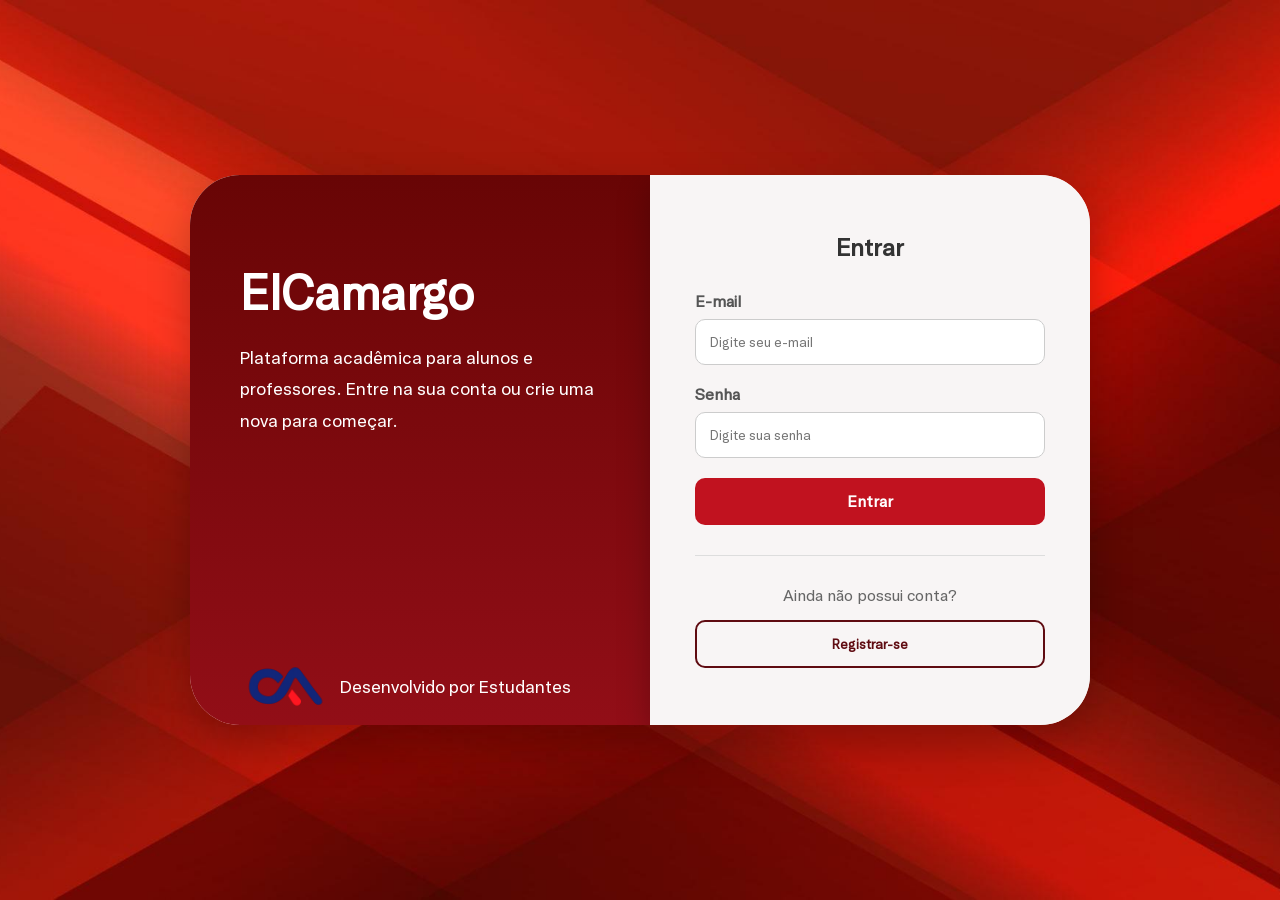
<file: eicamargo/index.html>
<!DOCTYPE html>
<html lang="en">

<head>
    <meta charset="UTF-8">
    <meta http-equiv="X-UA-Compatible" content="IE=edge">
    <meta name="viewport" content="width=device-width, initial-scale=1.0">
    <title>Eicamargo</title>
    <link rel="stylesheet" type="text/css" href="css/eicamargo.css">
    <link rel="stylesheet" href="https://cdn.jsdelivr.net/npm/bootstrap-icons@1.11.3/font/bootstrap-icons.min.css">
    <link rel="icon" type="image/icon" href="css/img/logoeicamargo.png">

    <meta name="author" content="Alexandre Castello, David Melquiades, Bruna de Mello e Julia Akemi">
</head>
<!--TELA DE LOGIN FEITA POR ALEXANDRE E MELQUIADES. -->

<body>
    <div class="caixa-principal">
        <div class="lado-esquerdo">
            <h1>EICamargo</h1>
            <p>
                Plataforma acadêmica para alunos e professores.
                Entre na sua conta ou crie uma nova para começar.
            </p>
            <div class="foto-creditos">
                <img class="logo-camargo" src="css/img/camargologo.png">
                <p class="escita-logo">Desenvolvido por Estudantes</p>
            </div>
        </div>
        <div class="lado-direito">
            <div class="cartao-login">
                <h2>Entrar</h2>
                <form id="form-login">
                    <div class="input">
                        <label>E-mail</label>
                        <input type="email" placeholder="Digite seu e-mail " id="email" required>
                    </div>

                    <div class="input">
                        <label>Senha</label>
                        <input type="password" placeholder="Digite sua senha" id="senha" required>
                    </div>
                    <button type="submit" id="botaoEntrar" class="botao-entrar">
                        Entrar
                    </button>
                </form>
                <div class="linha"></div>
                <p class="texto-cadastro">
                    Ainda não possui conta?
                </p>
                <button class="botao-cadastro">
                    Registrar-se
                </button>
            </div>
        </div>
    </div>
    <script src="js/botaoentrar.js"></script>
</body>

</html>
</file>
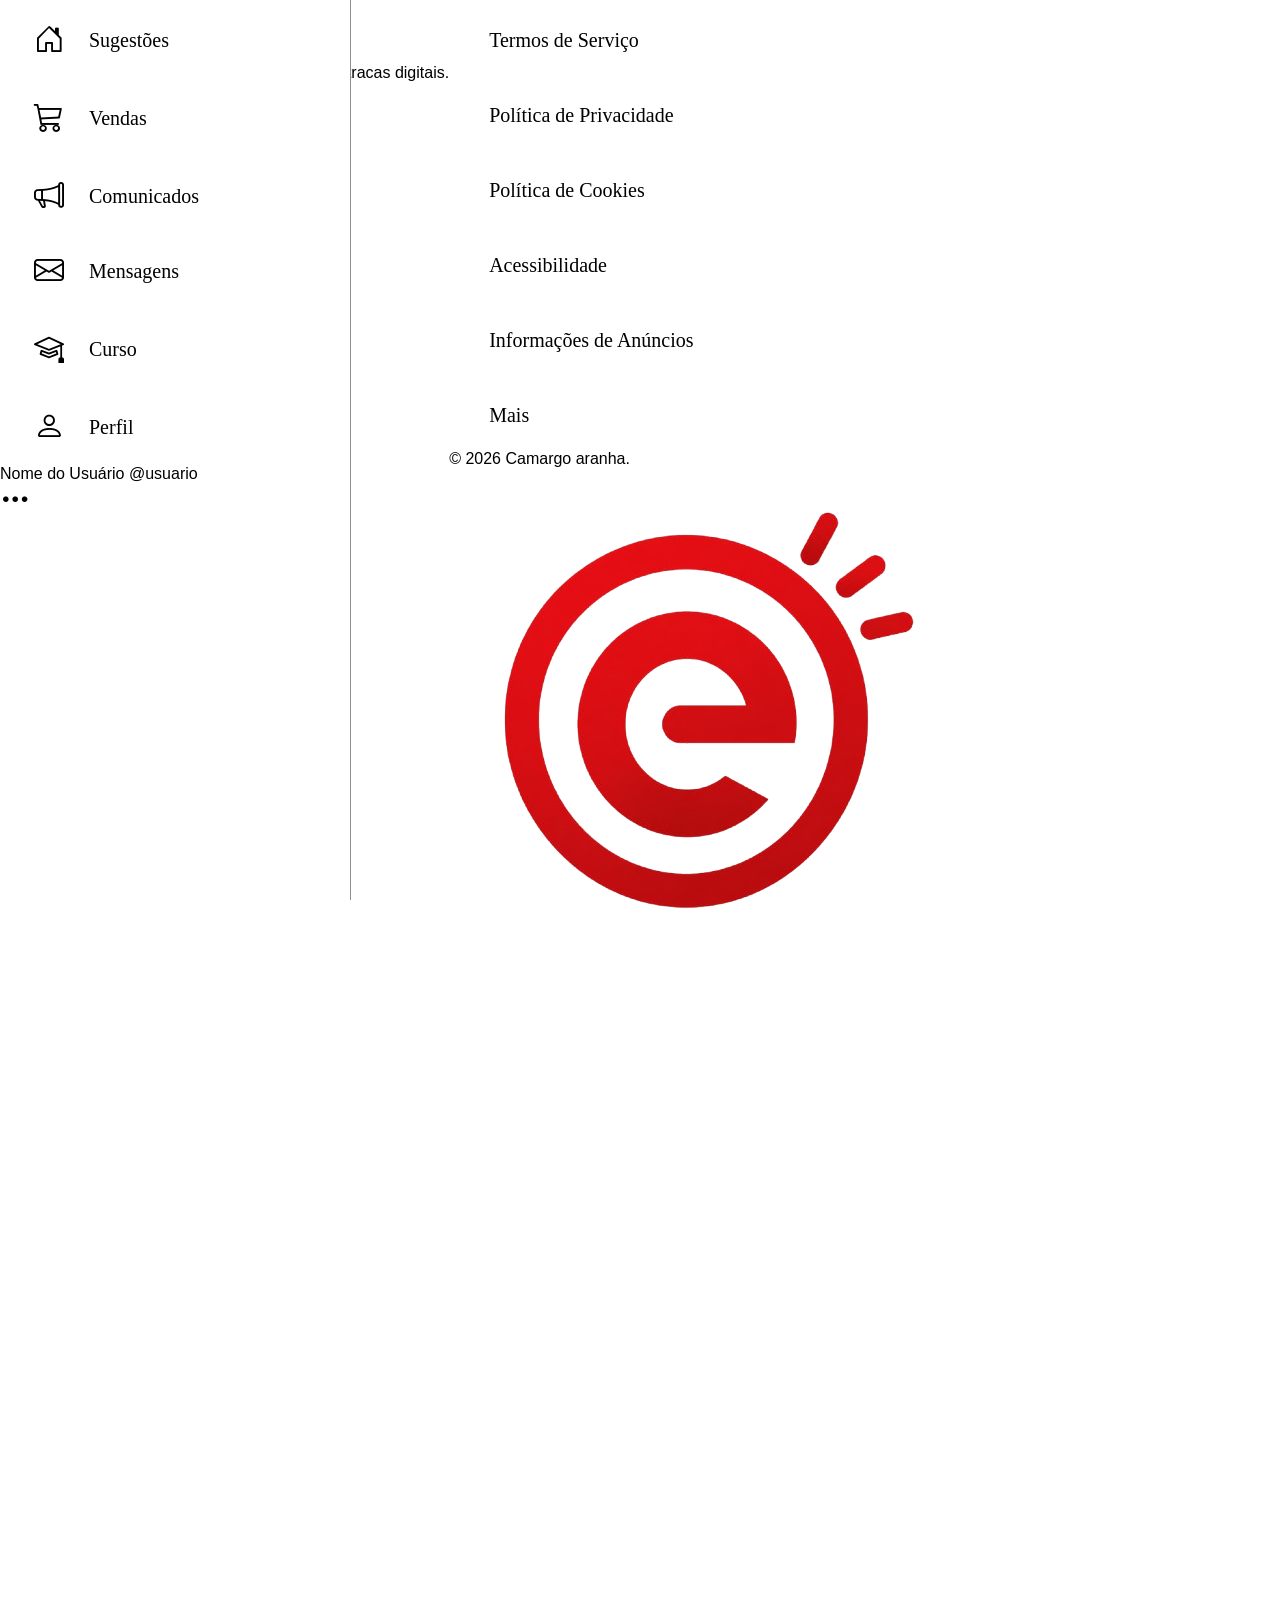
<file: eicamargo/pags/comunicados.html>
<!DOCTYPE html>
<html lang="en">

<head>
    <meta charset="UTF-8">
    <meta http-equiv="X-UA-Compatible" content="IE=edge">
    <meta name="viewport" content="width=device-width, initial-scale=1.0">
    <title>Eicamargo</title>
    <link rel="stylesheet" type="text/css" href="../css/comunicados.css">
    <link rel="stylesheet" href="https://cdn.jsdelivr.net/npm/bootstrap-icons@1.11.3/font/bootstrap-icons.min.css">
    <link rel="icon" type="image/icon" href="../css/img/logoeicamargo.png">
    <meta name="author" content="Alexandre Castello, David Melquiades, Bruna de Mello e Julia Akemi">
</head>

<body>
    <nav class="menu1">
        <ul>
            <li class="pag ativo">
                <a href="sugestoes.html" id="link">
                    <span class="icon"><i class="bi bi-house-door"></i></span>
                    <span class="linktexto">Sugestões</span>
                </a>
            </li>

            <li class="pag">
                <a href="../pags/vendas.html" id="link">
                    <span class="icon"><i class="bi bi-cart3"></i></span>
                    <span class="linktexto">Vendas</span>
                </a>
            </li>

            <li class="pag">
                <a href="../pags/comunicados.html" id="link>
                    <span class=" icon"><i class="bi bi-megaphone"></i></span>
                    <span class="linktexto">Comunicados</span>
                </a>
            </li>
            <li class="pag">
                <a href="../pags/mensagens.html" id="link">
                    <span class="icon"><i class="bi bi-envelope"></i></span>
                    <span class="linktexto">Mensagens</span>
                </a>
            </li>
            <li class="pag">
                <a href="../pags/curso.html" id="link">
                    <span class="icon"><i class="bi bi-mortarboard"></i></span>
                    <span class="linktexto">Curso</span>
                </a>

            </li>
            <li class="pag">
                <a href="../pags/perfil.html" id="link">
                    <span class="icon"><i class="bi bi-person"></i></span>
                    <span class="linktexto">Perfil</span>
                </a>
            </li>
            <div class="perfil">

                <div class="avatar"></div>

                <div class="dados">
                    <span class="nome">
                        Nome do Usuário
                    </span>

                    <span class="usuario">
                        @usuario
                    </span>
                </div>

                <i class="bi bi-three-dots" id="icone-menu">

                </i>
            </div>
        </ul>
    </nav>

    <main class="feed">

        <div class="top-feed">
            <h2>Comunicados Gerais</h2>
        </div>

        </div>
        <div class="post"> <!--Classe do post dos comunicados-->
            <div class="avatar-post"></div>

            <div class="conteudo-post">
                <h4>Davi Afonso</h4>
                <span>@AfonsoDavi · 2d</span>

                <p>
                    A entrada e saída geral dos alunos será pelas catracas digitais.
                </p>
            </div>
        </div>
    </main>


    <div class="right-bar">

        <div class="links">
            <a href="#">Termos de Serviço</a>
            <a href="#">Política de Privacidade</a>
            <a href="#">Política de Cookies</a>
            <a href="#">Acessibilidade</a>
            <a href="#">Informações de Anúncios</a>
            <a href="#">Mais</a>
        </div>

        <p>© 2026 Camargo aranha.</p>
        <img class="eicamargologo" src="../css/img/logoeicamargo.png">

    </div>
</body>
</file>
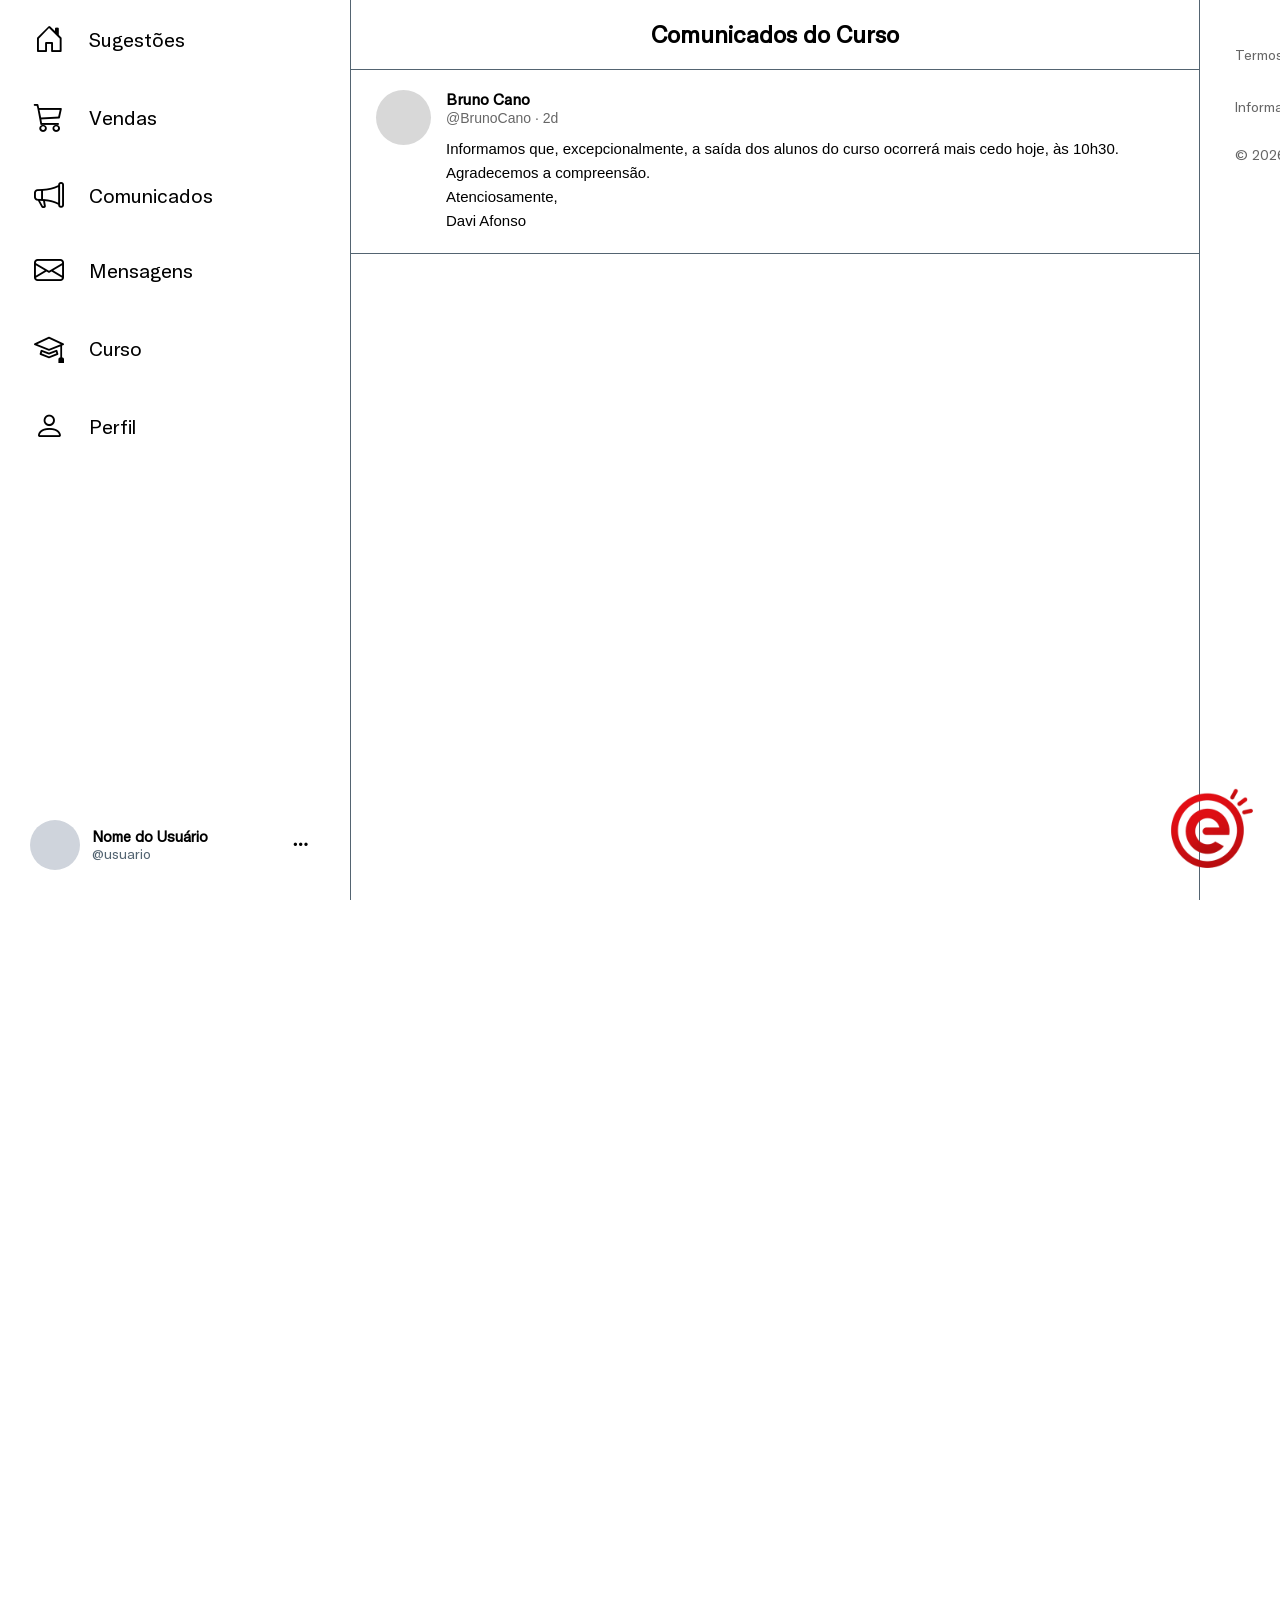
<file: eicamargo/pags/curso.html>
<!DOCTYPE html>
<html lang="en">

<head>
    <meta charset="UTF-8">
    <meta http-equiv="X-UA-Compatible" content="IE=edge">
    <meta name="viewport" content="width=device-width, initial-scale=1.0">
    <title>Eicamargo</title>
    <link rel="stylesheet" type="text/css" href="../css/curso.css">
    <link rel="stylesheet" href="https://cdn.jsdelivr.net/npm/bootstrap-icons@1.11.3/font/bootstrap-icons.min.css">
    <link rel="icon" type="image/icon" href="../css/img/logoeicamargo.png">
    <meta name="author" content="Alexandre Castello, David Melquiades, Bruna de Mello e Julia Akemi">
</head>

<body>
    <nav class="menu1">
        <ul>
            <li class="pag ativo">
                <a href="sugestoes.html" id="link">
                    <span class="icon"><i class="bi bi-house-door"></i></span>
                    <span class="linktexto">Sugestões</span>
                </a>
            </li>

            <li class="pag">
                <a href="../pags/vendas.html" id="link">
                    <span class="icon"><i class="bi bi-cart3"></i></span>
                    <span class="linktexto">Vendas</span>
                </a>
            </li>

            <li class="pag">
                <a href="../pags/comunicados.html" id="link>
                    <span class=" icon"><i class="bi bi-megaphone"></i></span>
                    <span class="linktexto">Comunicados</span>
                </a>
            </li>
            <li class="pag">
                <a href="../pags/mensagens.html" id="link">
                    <span class="icon"><i class="bi bi-envelope"></i></span>
                    <span class="linktexto">Mensagens</span>
                </a>
            </li>
            <li class="pag">
                <a href="../pags/curso.html" id="link">
                    <span class="icon"><i class="bi bi-mortarboard"></i></span>
                    <span class="linktexto">Curso</span>
                </a>
            </li>
            <li class="pag">
                <a href="../pags/perfil.html" id="link">
                    <span class="icon"><i class="bi bi-person"></i></span>
                    <span class="linktexto">Perfil</span>
                </a>
            </li>

            <div class="perfil">

                <div class="avatar"></div>

                <div class="dados">
                    <span class="nome">
                        Nome do Usuário
                    </span>

                    <span class="usuario">
                        @usuario
                    </span>
                </div>

                <i class="bi bi-three-dots" id="icone-menu">

                </i>
            </div>

        </ul>
    </nav>

    <main class="feed">

        <div class="top-feed">
            <h2>Comunicados do Curso</h2>
        </div>

        </div>
        <div class="post">
            <div class="avatar-post"></div>

            <div class="conteudo-post">
                <h4>Bruno Cano</h4>
                <span>@BrunoCano · 2d</span>

                <p>
                    Informamos que, excepcionalmente, a saída dos alunos do curso ocorrerá mais cedo hoje, às
                    10h30.
                    <br>
                    Agradecemos a compreensão.
                    <br>
                    Atenciosamente, <br>
                    Davi Afonso
                </p>
            </div>
        </div>
    </main>

    <div class="right-bar">

        <div class="links">
            <a href="#">Termos de Serviço</a>
            <a href="#">Política de Privacidade</a>
            <a href="#">Política de Cookies</a>
            <a href="#">Acessibilidade</a>
            <a href="#">Informações de Anúncios</a>
            <a href="#">Mais</a>
        </div>

        <p>© 2026 Camargo aranha.</p>
        <img class="eicamargologo" src="../css/img/logoeicamargo.png">
    </div>
</body>

</html>
</file>
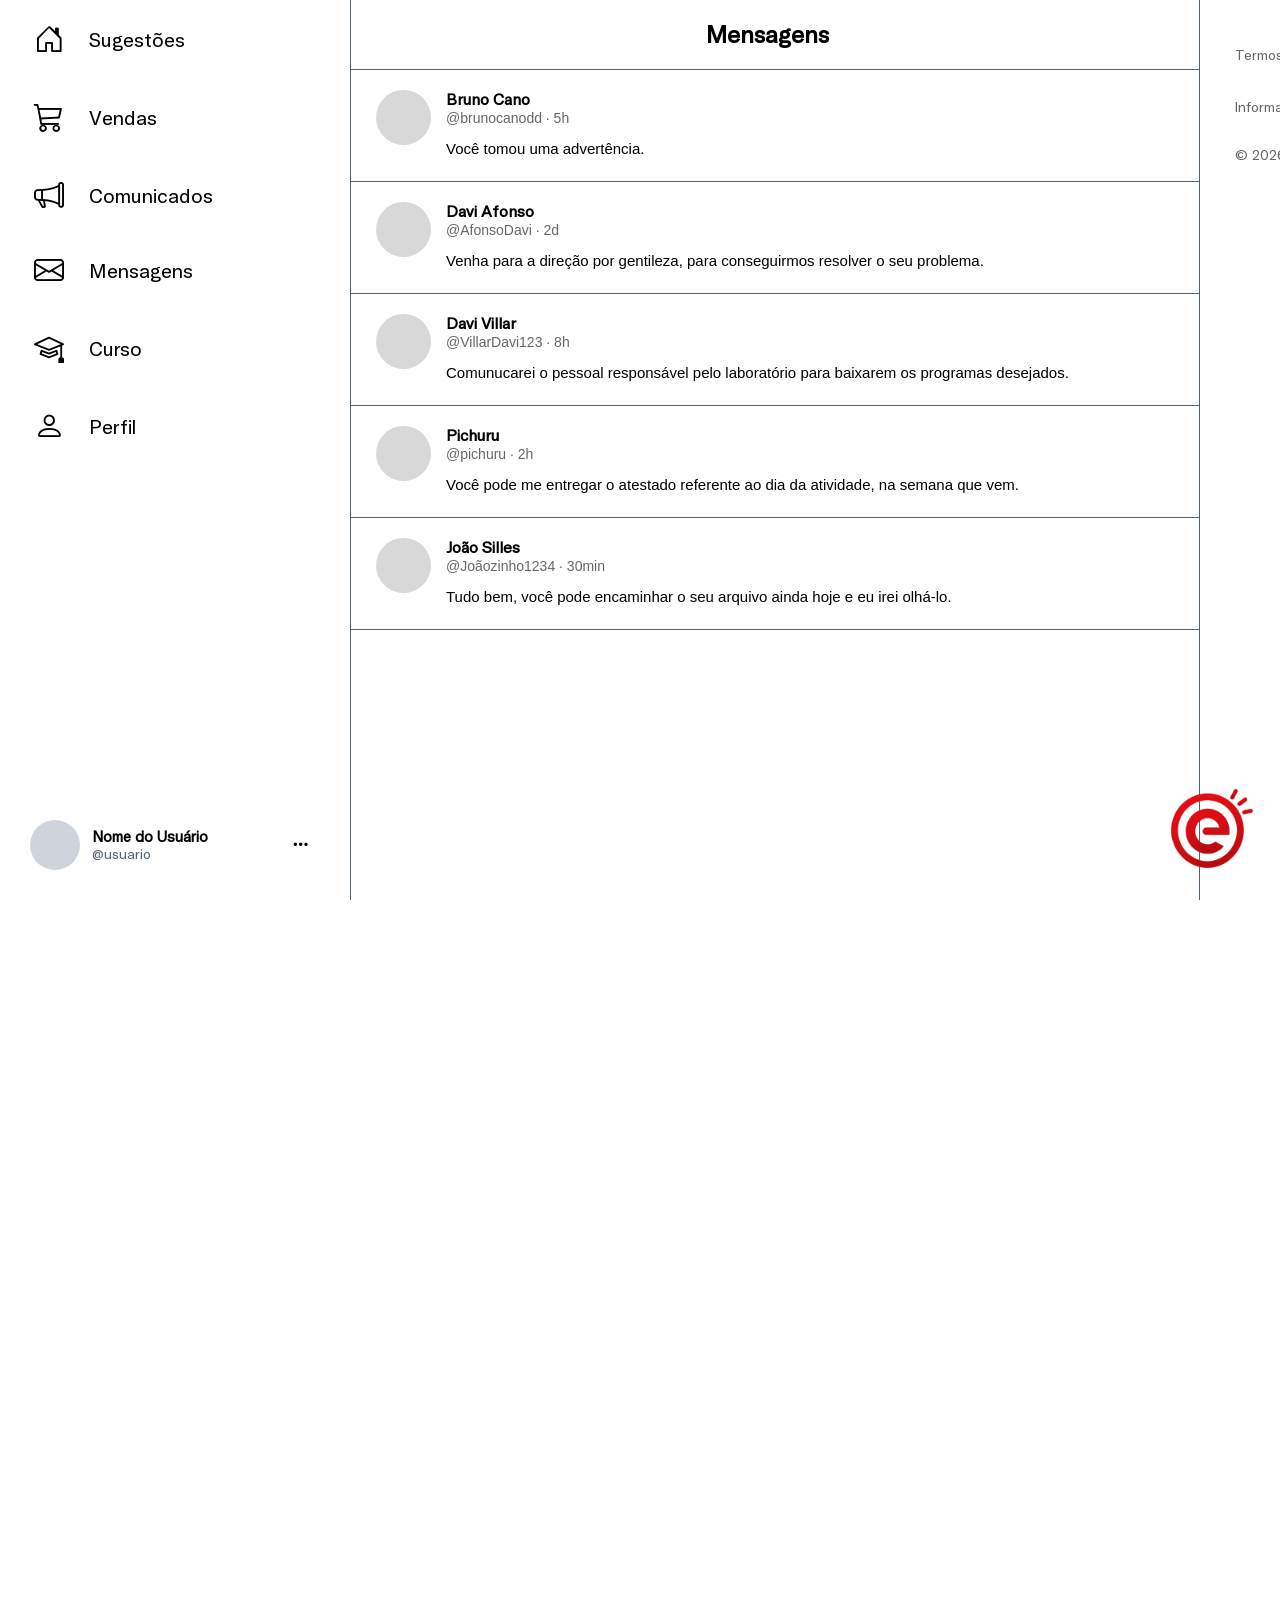
<file: eicamargo/pags/mensagens.html>
<!DOCTYPE html>
<html lang="en">

<head>
    <meta charset="UTF-8">
    <meta http-equiv="X-UA-Compatible" content="IE=edge">
    <meta name="viewport" content="width=device-width, initial-scale=1.0">
    <title>Eicamargo</title>
    <link rel="stylesheet" type="text/css" href="../css/mensagens.css">
    <link rel="stylesheet" href="https://cdn.jsdelivr.net/npm/bootstrap-icons@1.11.3/font/bootstrap-icons.min.css">
    <link rel="icon" type="image/icon" href="../css/img/logoeicamargo.png">
    <meta name="author" content="Alexandre Castello, David Melquiades, Bruna de Mello e Julia Akemi">
</head>

<body>
    <nav class="menu1">
        <ul>
            <li class="pag ativo">
                <a href="sugestoes.html" id="link">
                    <span class="icon"><i class="bi bi-house-door"></i></span>
                    <span class="linktexto">Sugestões</span>
                </a>
            </li>

            <li class="pag">
                <a href="../pags/vendas.html" id="link">
                    <span class="icon"><i class="bi bi-cart3"></i></span>
                    <span class="linktexto">Vendas</span>
                </a>
            </li>

            <li class="pag">
                <a href="../pags/comunicados.html" id="link>
                    <span class=" icon"><i class="bi bi-megaphone"></i></span>
                    <span class="linktexto">Comunicados</span>
                </a>
            </li>
            <li class="pag">
                <a href="../pags/mensagens.html" id="link">
                    <span class="icon"><i class="bi bi-envelope"></i></span>
                    <span class="linktexto">Mensagens</span>
                </a>
            </li>
            <li class="pag">
                <a href="../pags/curso.html" id="link">
                    <span class="icon"><i class="bi bi-mortarboard"></i></span>
                    <span class="linktexto">Curso</span>
                </a>

            </li>
            <li class="pag">
                <a href="../pags/curso.html" id="link">
                    <span class="icon"><i class="bi bi-person"></i></span>
                    <span class="linktexto">Perfil</span>
                </a>

            </li>

            <div class="perfil">

                <div class="avatar"></div>

                <div class="dados">
                    <span class="nome">
                        Nome do Usuário
                    </span>

                    <span class="usuario">
                        @usuario
                    </span>
                </div>

                <i class="bi bi-three-dots" id="icone-menu">

                </i>
            </div>
        </ul>
    </nav>

    <main class="feed">

        <div class="top-feed">
            <h2>Mensagens</h2>
        </div>


        </label>


        </div>

        <div class="area-post">


            <img id="preview-imagem">


        </div>

        </div>

        <div class="post"> <!--Classe das mensagens relacionadas aos professores-->
            <div class="avatar-post"></div>

            <div class="conteudo-post">
                <h4>Bruno Cano</h4>
                <span>@brunocanodd · 5h</span>

                <p>
                    Você tomou uma advertência.

                </p>
            </div>
        </div>
        <div class="post">
            <div class="avatar-post"></div>

            <div class="conteudo-post">
                <h4>Davi Afonso</h4>
                <span>@AfonsoDavi · 2d</span>

                <p>
                    Venha para a direção por gentileza, para conseguirmos resolver o seu problema.
                </p>
            </div>
        </div>

        <div class="post">
            <div class="avatar-post"></div>

            <div class="conteudo-post">
                <h4>Davi Villar</h4>
                <span>@VillarDavi123 · 8h</span>

                <p>
                    Comunucarei o pessoal responsável pelo laboratório para baixarem os programas desejados.
                </p>
            </div>

        </div>
        <div class="post">
            <div class="avatar-post"></div>

            <div class="conteudo-post">
                <h4>Pichuru</h4>
                <span>@pichuru · 2h</span>

                <p>
                    Você pode me entregar o atestado referente ao dia da atividade, na semana que vem.

                </p>
            </div>

        </div>

        <div class="post">
            <div class="avatar-post"></div>

            <div class="conteudo-post">
                <h4>João Silles</h4>
                <span>@Joãozinho1234 · 30min</span>

                <p>
                    Tudo bem, você pode encaminhar o seu arquivo ainda hoje e eu irei olhá-lo.
                </p>
            </div>
    </main>
    </div>

    </main>




    <div id="listaSugestoes"></div>
    </main>


    <div class="right-bar">

        <div class="links">

            <a href="#">Termos de Serviço</a>
            <a href="#">Política de Privacidade</a>
            <a href="#">Política de Cookies</a>
            <a href="#">Acessibilidade</a>
            <a href="#">Informações de Anúncios</a>
            <a href="#">Mais</a>


        </div>

        <p>© 2026 Camargo aranha.</p>
        <img class="eicamargologo" src="../css/img/logoeicamargo.png">

    </div>
    <!--PARTE DA JULIA QUE COLOCAMOS EM UM ARQUIVO JS SEPARADO -->
    <script src="../js/postadd.js"></script>
    <script src="../js/addimagem.js"></script>

</body>

</html>
</file>
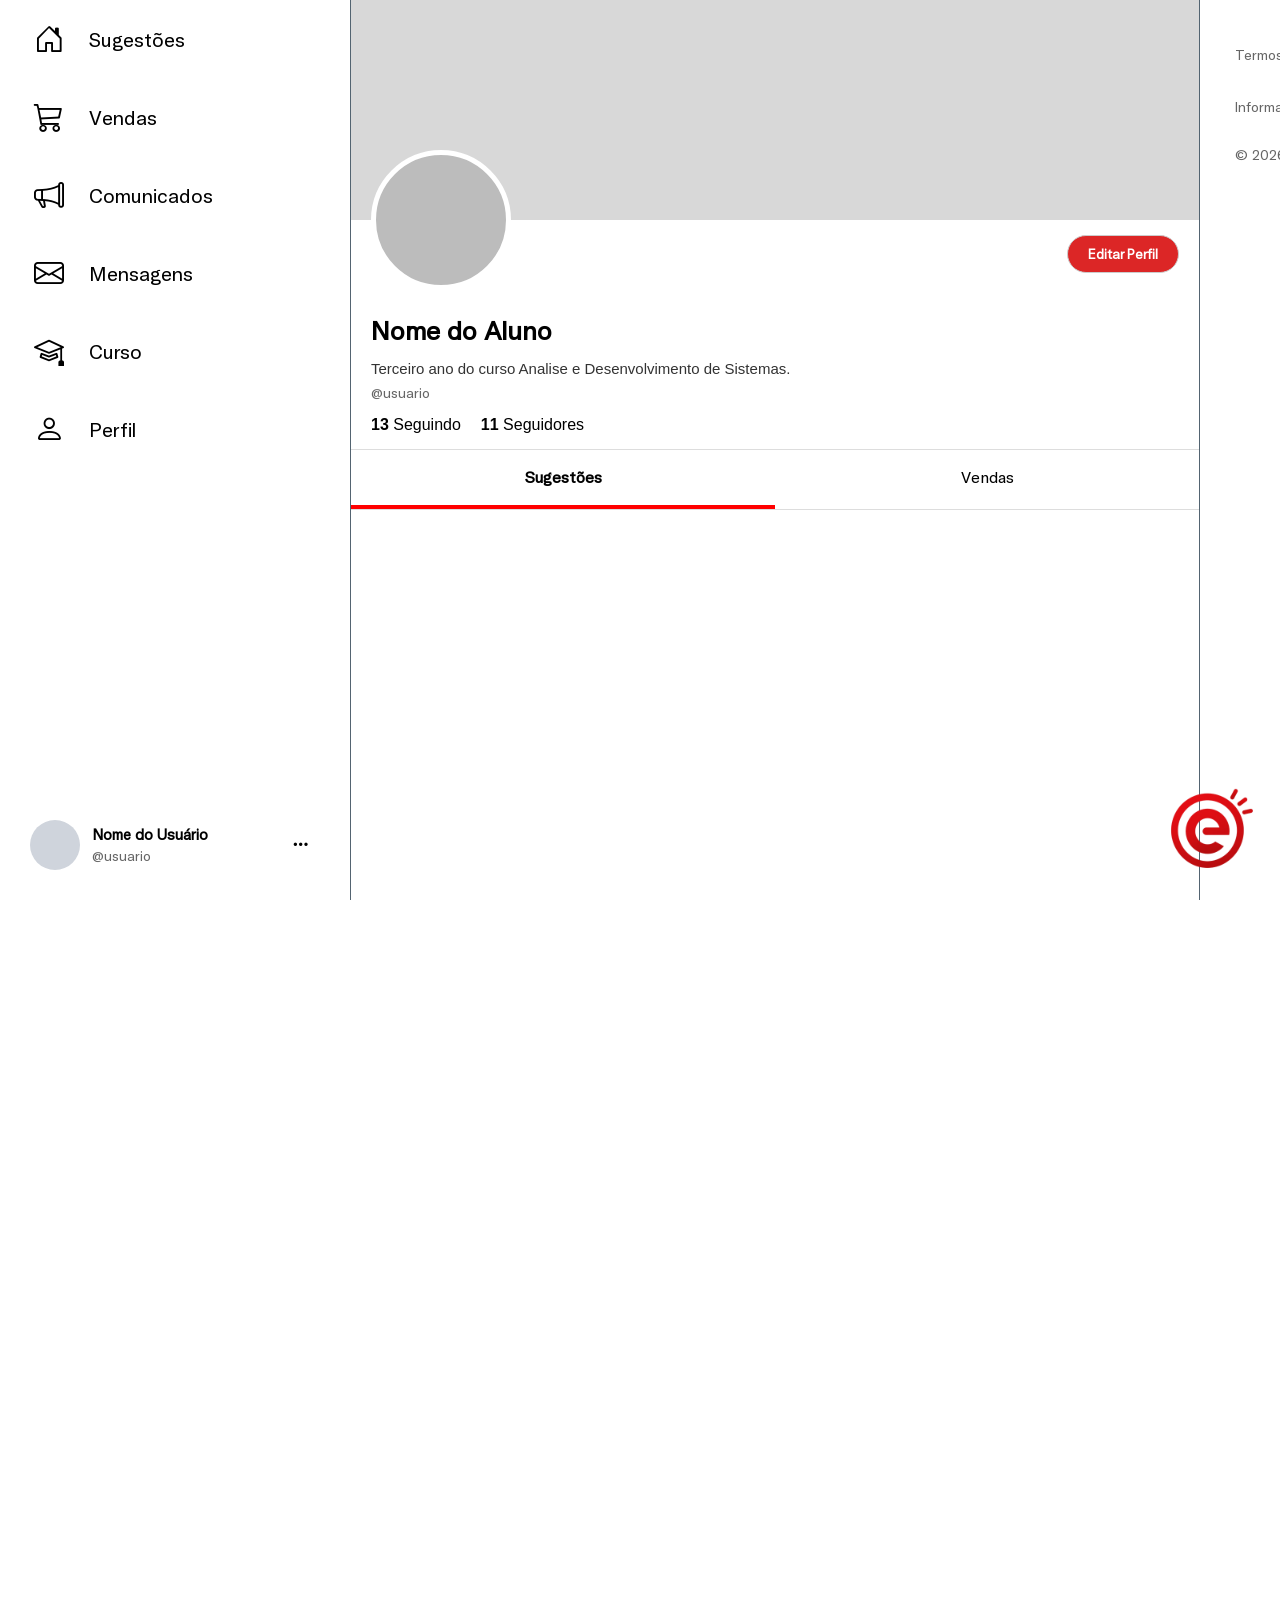
<file: eicamargo/pags/perfil.html>
<!DOCTYPE html>
<html lang="en">

<head>
    <meta charset="UTF-8">
    <meta http-equiv="X-UA-Compatible" content="IE=edge">
    <meta name="viewport" content="width=device-width, initial-scale=1.0">
    <title>Eicamargo</title>
    <link rel="stylesheet" type="text/css" href="../css/perfil.css">
    <link rel="stylesheet" href="https://cdn.jsdelivr.net/npm/bootstrap-icons@1.11.3/font/bootstrap-icons.min.css">
    <link rel="icon" type="image/icon" href="../css/img/logoeicamargo.png">
    <meta name="author" content="Alexandre Castello, David Melquiades, Bruna de Mello e Julia Akemi">
</head>

<body>
    <nav class="menu1">
        <ul>
            <li class="pag ativo">
                <a href="sugestoes.html" id="link">
                    <span class="icon"><i class="bi bi-house-door"></i></span>
                    <span class="linktexto">Sugestões</span>
                </a>
            </li>

            <li class="pag">
                <a href="../pags/vendas.html" id="link">
                    <span class="icon"><i class="bi bi-cart3"></i></span>
                    <span class="linktexto">Vendas</span>
                </a>
            </li>

            <li class="pag">
                <a href="../pags/comunicados.html" id="link">
                    <span class=" icon"><i class="bi bi-megaphone"></i></span>
                    <span class="linktexto">Comunicados</span>
                </a>
            </li>
            <li class="pag">
                <a href="../pags/mensagens.html" id="link">
                    <span class="icon"><i class="bi bi-envelope"></i></span>
                    <span class="linktexto">Mensagens</span>
                </a>
            </li>
            <li class="pag">
                <a href="../pags/curso.html" id="link">
                    <span class="icon"><i class="bi bi-mortarboard"></i></span>
                    <span class="linktexto">Curso</span>
                </a>

            </li>
            <li class="pag">
                <a href="../pags/perfil.html" id="link">
                    <span class="icon"><i class="bi bi-person"></i></span>
                    <span class="linktexto">Perfil</span>
                </a>

            </li>
            
            <div class="perfil">

                <div class="avatar"></div>

                <div class="dados">
                    <span class="nome">
                        Nome do Usuário
                    </span>

                    <span class="usuario">
                        @usuario
                    </span>
                </div>

                <i class="bi bi-three-dots" id="icone-menu">

                </i>
            </div>
        </ul>
    </nav>

    <main class="feed">

        <div class="capa"></div>

        <div class="perfil-header">

            <div class="foto-perfil"></div>

            <button class="btn-editar">
                Editar Perfil
            </button>

        </div>

        <div class="info-perfil">

            <h2>Nome do Aluno</h2>

            <p class="descricao">
                Terceiro ano do curso Analise e Desenvolvimento de Sistemas.
            </p>

            <span class="usuario">@usuario</span>

            <div class="seguidores">
                <span><strong>13</strong> Seguindo</span>
                <span><strong>11</strong> Seguidores</span>
            </div>

        </div>

        <div class="abas">

            <div class="aba ativa">Sugestões</div>
            <div class="aba">Vendas</div>

        </div>

    </main>

    <div class="right-bar">

        <div class="links">
            <a href="#">Termos de Serviço</a>
            <a href="#">Política de Privacidade</a>
            <a href="#">Política de Cookies</a>
            <a href="#">Acessibilidade</a>
            <a href="#">Informações de Anúncios</a>
            <a href="#">Mais</a>
        </div>

        <p>© 2026 Camargo aranha.</p>
        <img class="eicamargologo" src="../css/img/logoeicamargo.png">
</body>

</html>
</file>
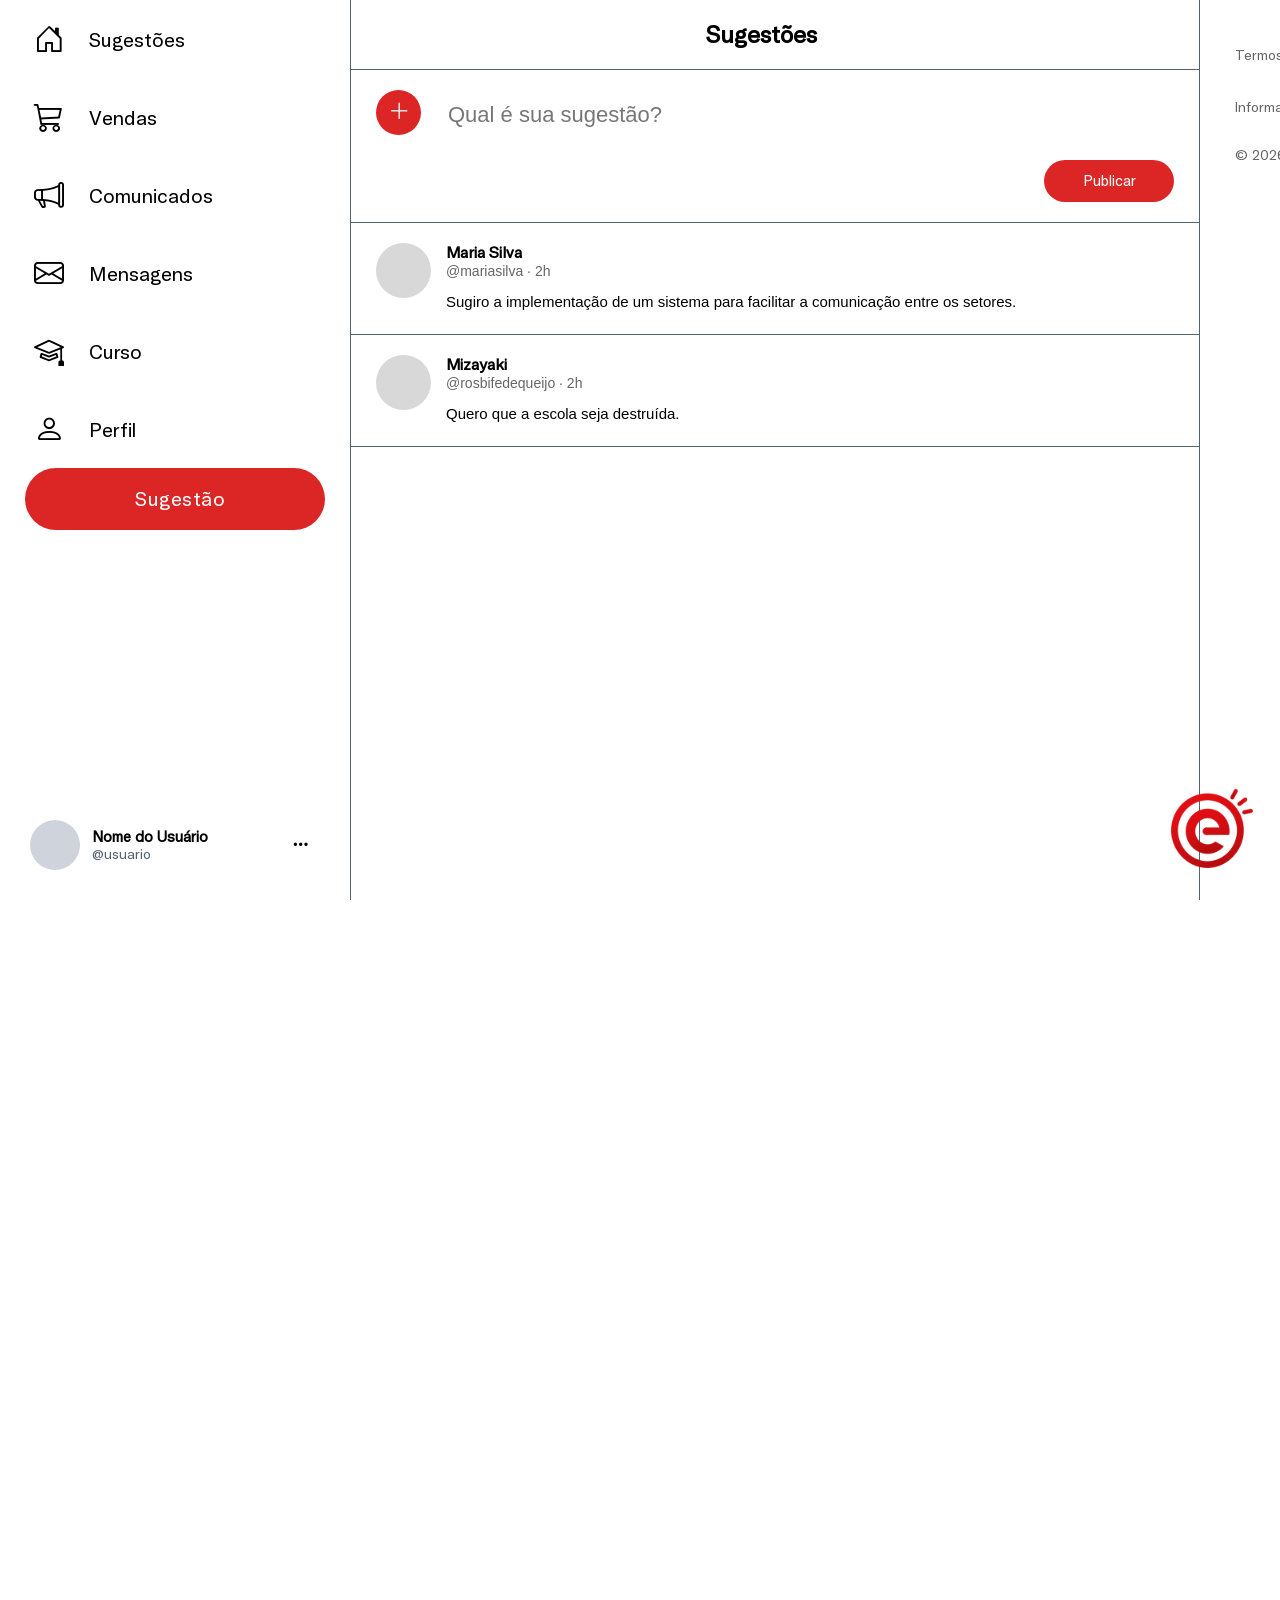
<file: eicamargo/pags/sugestoes.html>
<!DOCTYPE html>
<html lang="en">

<head>
    <meta charset="UTF-8">
    <meta http-equiv="X-UA-Compatible" content="IE=edge">
    <meta name="viewport" content="width=device-width, initial-scale=1.0">
    <title>Eicamargo</title>
    <link rel="stylesheet" type="text/css" href="../css/sugestoes.css">
    <link rel="stylesheet" href="https://cdn.jsdelivr.net/npm/bootstrap-icons@1.11.3/font/bootstrap-icons.min.css">
    <link rel="icon" type="image/icon" href="../css/img/logoeicamargo.png">
    <meta name="author" content="Alexandre Castello, David Melquiades, Bruna de Mello e Julia Akemi">
</head>

<body>
    <nav class="menu1">
        <ul>
            <li class="pag ativo">
                <a href="sugestoes.html" id="link">
                    <span class="icon"><i class="bi bi-house-door"></i></span>
                    <span class="linktexto">Sugestões</span>
                </a>
            </li>

            <li class="pag">
                <a href="../pags/vendas.html" id="link">
                    <span class="icon"><i class="bi bi-cart3"></i></span>
                    <span class="linktexto">Vendas</span>
                </a>
            </li>

            <li class="pag">
                <a href="../pags/comunicados.html" id="link">
                    <span class="icon"><i class="bi bi-megaphone"></i></span>
                    <span class="linktexto">Comunicados</span>
                </a>
            </li>
            <li class="pag">
                <a href="../pags/mensagens.html" id="link">
                    <span class="icon"><i class="bi bi-envelope"></i></span>
                    <span class="linktexto">Mensagens</span>
                </a>
            </li>
            <li class="pag">
                <a href="../pags/curso.html" id="link">
                    <span class="icon"><i class="bi bi-mortarboard"></i></span>
                    <span class="linktexto">Curso</span>
                </a>

            </li>
            <li class="pag">
                <a href="../pags/perfil.html" id="link">
                    <span class="icon"><i class="bi bi-person"></i></span>
                    <span class="linktexto">Perfil</span>
                </a>

            </li>

            <button class="sugestao"> <a class="linkbutao" href="">Sugestão</a></button>

            <div class="perfil">

                <div class="avatar"></div>

                <div class="dados">
                    <span class="nome">
                        Nome do Usuário
                    </span>

                    <span class="usuario">
                        @usuario
                    </span>
                </div>

                <i class="bi bi-three-dots" id="icone-menu">

                </i>
            </div>
        </ul>
    </nav>

    <main class="feed">

        <div class="top-feed">
            <h2>Sugestões</h2>
        </div>

        <div class="criar-post">

            <div class="circulo-vermelho">
                <label for="upload-imagem">
                    <i class="bi bi-plus-lg"></i>
                </label>

                <input type="file" id="upload-imagem" accept="image/*" hidden>
            </div>

            <div class="area-post">

                <input type="text" id="sugestaoInput" placeholder="Qual é sua sugestão?">
                <img id="preview-imagem">
                <div class="footer-post">
                    <button onclick="publicarSugestao()">Publicar</button>
                </div>

            </div>

        </div>

        <div class="post">
            <div class="avatar-post"></div>

            <div class="conteudo-post">
                <h4>Maria Silva</h4>
                <span>@mariasilva · 2h</span>

                <p>
                    Sugiro a implementação de um sistema para facilitar a comunicação entre os setores.
                </p>
            </div>
        </div>
        <div class="post">
            <div class="avatar-post"></div>

            <div class="conteudo-post">
                <h4>Mizayaki</h4>
                <span>@rosbifedequeijo · 2h</span>

                <p>
                    Quero que a escola seja destruída.
                </p>
            </div>
        </div>
        <div id="listaSugestoes"></div>
    </main>


    <div class="right-bar">

        <div class="links">

            <a href="#">Termos de Serviço</a>
            <a href="#">Política de Privacidade</a>
            <a href="#">Política de Cookies</a>
            <a href="#">Acessibilidade</a>
            <a href="#">Informações de Anúncios</a>
            <a href="#">Mais</a>

        </div>

        <p>© 2026 Camargo aranha.</p>
        <img class="eicamargologo" src="../css/img/logoeicamargo.png">

    </div>
    <script src="../js/postadd.js"></script>
    <script src="../js/addimagem.js"></script>

</body>

</html>
</file>
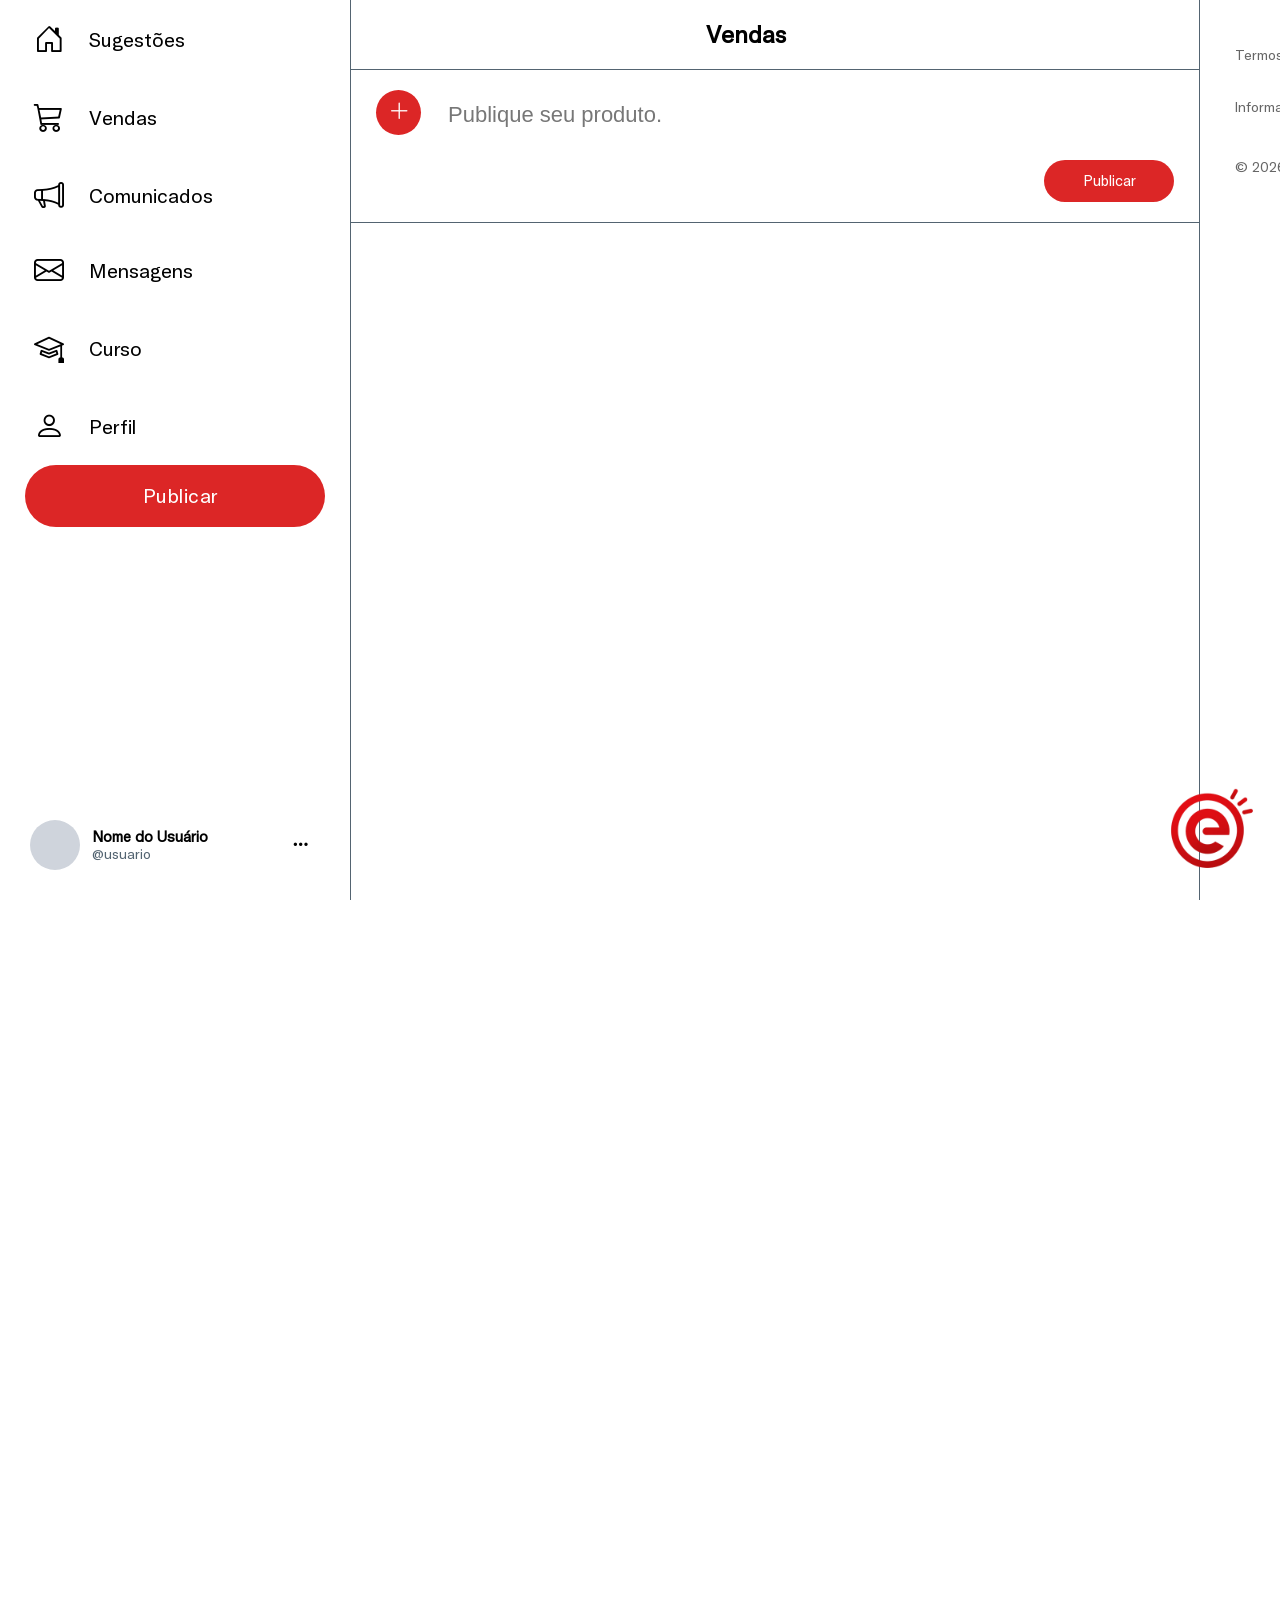
<file: eicamargo/pags/vendas.html>
<!DOCTYPE html>
<html lang="en">

<head>
    <meta charset="UTF-8">
    <meta http-equiv="X-UA-Compatible" content="IE=edge">
    <meta name="viewport" content="width=device-width, initial-scale=1.0">
    <title>Eicamargo</title>
    <link rel="stylesheet" type="text/css" href="../css/sugestoes.css">
    <link rel="stylesheet" href="https://cdn.jsdelivr.net/npm/bootstrap-icons@1.11.3/font/bootstrap-icons.min.css">
    <link rel="icon" type="image/icon" href="../css/img/logoeicamargo.png">
    <meta name="author" content="Alexandre Castello, David Melquiades, Bruna de Mello e Julia Akemi">

</head>

<body>
    <nav class="menu1">
        <ul>
            <li class="pag ativo"> <!--Redirecionamento das paginas-->
                <a href="sugestoes.html" id="link">
                    <span class="icon"><i class="bi bi-house-door"></i></span>
                    <span class="linktexto">Sugestões</span>
                </a>
            </li>

            <li class="pag">
                <a href="../pags/vendas.html" id="link">
                    <span class="icon"><i class="bi bi-cart3"></i></span>
                    <span class="linktexto">Vendas</span>
                </a>
            </li>

            <li class="pag">
                <a href="../pags/comunicados.html" id="link>
                    <span class=" icon"><i class="bi bi-megaphone"></i></span>
                    <span class="linktexto">Comunicados</span>
                </a>
            </li>
            <li class="pag">
                <a href="../pags/mensagens.html" id="link">
                    <span class="icon"><i class="bi bi-envelope"></i></span>
                    <span class="linktexto">Mensagens</span>
                </a>
            </li>
            <li class="pag">
                <a href="../pags/curso.html" id="link">
                    <span class="icon"><i class="bi bi-mortarboard"></i></span>
                    <span class="linktexto">Curso</span>
                </a>

            </li>
            <li class="pag">
                <a href="../pags/curso.html" id="link">
                    <span class="icon"><i class="bi bi-person"></i></span>
                    <span class="linktexto">Perfil</span>
                </a>

            </li>

            <button class="sugestao"> <a class="linkbutao" href="">Publicar</a></button>

            <div class="perfil">

                <div class="avatar"></div>

                <div class="dados">
                    <span class="nome">
                        Nome do Usuário
                    </span>

                    <span class="usuario">
                        @usuario
                    </span>
                </div>

                <i class="bi bi-three-dots" id="icone-menu">

                </i>
            </div>
        </ul>
    </nav>
    <main class="feed">

        <div class="top-feed">
            <h2>Vendas</h2> 
        </div>

        <div class="criar-post">

            <div class="circulo-vermelho">
                <i class="bi bi-plus-lg"></i>
            </div>

            <div class="area-post">

                <input type="text" id="sugestaoInput" placeholder="Publique seu produto.">

                <div class="footer-post">
                    <button onclick="publicarSugestao()">Publicar</button>
                </div>

            </div>

        </div>

        <div id="listaSugestoes"></div>
    </main>


    <aside class="right-bar">

        <div class="links">

            <div class="links">

                <a href="#">Termos de Serviço</a>
                <a href="#">Política de Privacidade</a>
                <a href="#">Política de Cookies</a>
                <a href="#">Acessibilidade</a>
                <a href="#">Informações de Anúncios</a>
                <a href="#">Mais</a>


            </div>

            <p>© 2026 Camargo aranha.</p>

            <img class="eicamargologo" src="../css/img/logoeicamargo.png">

        </div>



    </aside>



</body>

</html>
</file>
<file: eicamargo/css/eicamargo.css>
@font-face {
    font-family: 'font1';
    src: url(../css/fonts/Chirp-Regular.ttf);
}
*{
    margin: 0;
    padding: 0;
    box-sizing: border-box;
    font-family: font1;
}

body{
    min-height: 100vh;
    display: flex;
    justify-content: center;
    align-items: center;
    background-image: url('../css/img/cu.jpg');
    background-size: cover;
    background-position: center;
    background-repeat: no-repeat;
    font-family: 'font1';
}

.caixa-principal{
    width: 900px;
    max-width: 95%;
    min-height: 550px;
    box-shadow: 0 10px 30px rgba(0,0,0,0.25);
    display: flex;
    background: rgba(255,255,255,0.9);
    backdrop-filter: blur(10px);
    border-radius: 50px;
    overflow: hidden;
     box-shadow: 50px black;
    box-shadow: 0 20px 40px rgba(0,0,0,0.25);
}

.lado-esquerdo{
    flex: 1;

    background: linear-gradient(
        180deg,
        #680505,
        #920e17
    );
   
    color: white;

    display: flex;
    flex-direction: column;
    justify-content: center;

    padding: 50px;
}

.lado-esquerdo h1{
    font-size: 3rem;
    margin-bottom: 20px;
    font-family: 'font1';
}

.lado-esquerdo p{
    font-size: 1.1rem;
    line-height: 1.8;
}
.foto-creditos
{
  
    height: 200px;
    display: flex;
    align-items: center;
    gap: 10px;
   
}
.foto-creditos img{
    width: 90px;
    margin-top: 300px;
}
.foto-creditos p{
    margin: 0;
    margin-top: 300px;
}

.escrita-logo{
    color: white;
    font-size: 300px;
    
}
.lado-direito{
    flex: 1;

    display: flex;
    justify-content: center;
    align-items: center;
    box-shadow: 0 10px 30px rgba(0,0,0,0.25);
    background-color: #f8f5f5;;
    padding: 40px;
}

.cartao-login{
    width: 100%;
    max-width: 350px;
    
}

.cartao-login h2{
    text-align: center;
    margin-bottom: 30px;
    color: #333;
    font-family: 'font1';
}

.input{
    margin-bottom: 20px;
}

.input label{
    display: block;
    margin-bottom: 8px;
    color: #555;
    font-weight: bold;
}

.input input{
    width: 100%;
    padding: 14px;

    border: 1px solid #ccc;
    border-radius: 10px;

    outline: none;

    transition: 0.3s;
}

.input input:focus{
    border-color: #c1121f;
    box-shadow: 0 0 10px rgba(193,18,31,0.2);
}

.botao-entrar{
    width: 100%;
    padding: 14px;

    border: none;
    border-radius: 10px;

    background: #c1121f;
    color: white;

    font-size: 1rem;
    font-weight: bold;

    cursor: pointer;

    transition: 0.3s;
}

.botao-entrar:hover{
    background: #8b0000;
    letter-spacing: 2px;
    transition: 0.6s;
    transform: translateY(-2px);
}
.botao-entrar a
{
    text-decoration: none;
    color:white;
}

.linha{
    height: 1px;
    background: #ddd;
    margin: 30px 0;
}

.texto-cadastro{
    text-align: center;
    color: #666;
    margin-bottom: 15px;
}

.botao-cadastro{
    width: 100%;
    padding: 14px;

    border: 2px solid #5f0b11;
    border-radius: 10px;

    background: transparent;
    color: #5f0b11;

    font-weight: bold;
    cursor: pointer;

    transition: 0.3s;
}

.botao-cadastro:hover{
    background: #5f0b11;
    color: white;
    letter-spacing: 2px;
    transition: 0.6s;
}

@media(max-width: 768px){

    .caixa-principal{
        flex-direction: column;
    }

    .lado-esquerdo{
        text-align: center;
    }

}
</file>
<file: eicamargo/css/comunicados.css>
font-face {
    font-family: font1;
    src: url(fonts/Chirp-Regular.ttf);
}

* {
    margin: 0;
    padding: 0;
    box-sizing: border-box;
    font-family: 'Outfit', sans-serif;
}

body {
    height: 180vh;
    display:flex;
}

nav.menu1 {
    width: 350px;
    height: 100%;
    background-color: rgb(255, 255, 255);
    padding: 10px 1 10px 1.5%;
    box-shadow: 1px 0 0 #918e8e;
    position: fixed;
    top: 0;
    left: 0;
    overflow: hidden;
    transition: 1s;

}


ul {
    height: 100%;

}

a {
    color: rgb(0, 0, 0);
    font-size: 20px;
    padding: 20px 4%;
    display: flex;
    margin-bottom: -5px;
    line-height: 40px;
    font-family: 'font1';
    text-decoration: none;
    margin-left: 20px;
}


i {
    color: rgb(0, 0, 0);
    font-size: 30px;
}

li a:hover{
    color: red;
    transition: 0.5;
}
.linktexto {
    margin-right: -50px;
    font-family: font1;
    margin-left: 25px;
}
</file>
<file: eicamargo/css/curso.css>
@font-face {
    font-family: font1;
    src: url(fonts/Chirp-Regular.ttf);
}

* {
    margin: 0;
    padding: 0;
    box-sizing: border-box;
    font-family: 'Outfit', sans-serif;
}

body {
    height: 180vh;
    display: flex;
}

nav.menu1 {
    width: 350px;
    height: 100%;
    background-color: rgb(255, 255, 255);
    padding: 10px 1 10px 1.5%;
    box-shadow: 1px 0 0 #918e8e;
    position: fixed;
    top: 0;
    left: 0;
    overflow: hidden;
    transition: 1s;

}

ul {
    height: 100%;

}

a {
    color: rgb(0, 0, 0);
    font-size: 20px;
    padding: 20px 4%;
    display: flex;
    margin-bottom: -5px;
    line-height: 40px;
    font-family: 'font1';
    text-decoration: none;
    margin-left: 20px;
}

i {
    color: rgb(0, 0, 0);
    font-size: 30px;
}

li a:hover {
    color: red;
    transition: 0.5;
}

.linktexto {
    margin-right: -50px;
    font-family: font1;
    margin-left: 25px;
}

.linkbutao {
    color: white;
    margin-left: 10px;
    display: flex;
    justify-content: center;
    margin-top: -9px;
}

.perfil {
    position: absolute;
    bottom: 20px;
    left: 20px;

    width: 300px;
    height: 70px;

    display: flex;
    align-items: center;
    justify-content: space-between;

    padding: 10px;
    border-radius: 40px;

    cursor: pointer;
}

.perfil:hover {
    background-color: #f2f2f2;
}

.avatar {
    width: 50px;
    height: 50px;
    border-radius: 50%;
    background-color: #cfd4dc;
}

.dados {
    display: flex;
    flex-direction: column;
    flex: 1;
    margin-left: 12px;
}

.nome {
    font-family: font1;
    font-size: 15px;
    font-weight: bold;
    color: #000;
}

.usuario {
    font-family: font1;
    font-size: 14px;
    color: #536471;
}

.perfil i {
    font-size: 18px;
    color: #000;
}

.perfil i:hover {
    color: red;
    transition: 0.5;
}

nav.menu1 {
    position: fixed;
}

.menu1 {
    width: 280px;
}

.feed {
    position: absolute;
    left: 350px;
    /*largura da barra fudida da esquerda*/

    width: 850px;
    min-height: 100vh;

    border-left: 1px solid #536471;
    border-right: 1px solid #536471;

    background: #fff;
}

.top-feed {
    height: 70px;
    display: flex;
    align-items: center;
    padding-right: 30px;
    border-bottom: 1px solid #536471;
}

.top-feed h2 {
    font-family: font1;
    font-size: 24px;
    font-weight: 700;
    margin-left: 300px;
}

.avatar-post {
    width: 55px;
    height: 55px;

    border-radius: 50%;

    background: #d8d8d8;

    flex-shrink: 0;
}

.area-post {
    flex: 1;
    margin-left: 15px;
}

.footer-post {
    display: flex;
    justify-content: flex-end;

    margin-top: 20px;
}

.footer-post button {
    width: 130px;
    height: 42px;

    border: none;
    border-radius: 30px;

    background: #DC2626;
    color: white;

    font-family: font1;
    font-size: 15px;

    cursor: pointer;
}

.footer-post button:hover {
    background: #c91f1f;
}

.post {
    display: flex;

    padding: 20px 25px;

    border-bottom: 1px solid #536471;
}

.conteudo-post {
    margin-left: 15px;
}

.conteudo-post h4 {
    font-family: font1;
    font-size: 16px;
}

.conteudo-post span {
    color: #666;
    font-size: 14px;
}

.conteudo-post p {
    margin-top: 10px;

    font-size: 15px;
    line-height: 1.6;
}

.right-bar {
    position: absolute;

    left: 1200px;
    top: 0;

    width: 650px;
    min-height: 100vh;

    padding: 35px;
}

.links {
    display: flex;
    flex-wrap: wrap;

    gap: 12px;
}

.links a {
    color: #666;

    text-decoration: none;

    font-size: 14px;

    padding: 0;
    margin: 0;

    font-family: font1;
}

.links a:hover {
    text-decoration: underline;
}

.right-bar p {
    margin-top: 20px;

    color: #666;

    font-size: 14px;

    font-family: font1;
}

.circulo-vermelho {
    width: 45px;
    height: 45px;

    border-radius: 50%;

    background: #DC2626;

    display: flex;
    align-items: center;
    justify-content: center;

    flex-shrink: 0;
    margin-right: 12px;

    cursor: pointer;
}

.circulo-vermelho i {
    color: white;
    font-size: 22px;
    font-weight: bold;
}

.eicamargologo {
    width: 100px;
    position: fixed;
    bottom: 20px;
    right: 20px;
    height: auto;
}


#preview-imagem {
    display: none;
    max-width: 300px;
    margin-top: 15px;
    border-radius: 12px;
}
</file>
<file: eicamargo/css/mensagens.css>
@font-face {
    font-family: font1;
    src: url(fonts/Chirp-Regular.ttf);
}

* {
    margin: 0;
    padding: 0;
    box-sizing: border-box;
    font-family: 'Outfit', sans-serif;
}

body {
    height: 180vh;
    display:flex;
}

nav.menu1 {
    width: 350px;
    height: 100%;
    background-color: rgb(255, 255, 255);
    padding: 10px 1 10px 1.5%;
    box-shadow: 1px 0 0 #918e8e;
    position: fixed;
    top: 0;
    left: 0;
    overflow: hidden;
    transition: 1s;

}


ul {
    height: 100%;

}

a {
    color: rgb(0, 0, 0);
    font-size: 20px;
    padding: 20px 4%;
    display: flex;
    margin-bottom: -5px;
    line-height: 40px;
    font-family: 'font1';
    text-decoration: none;
    margin-left: 20px;
}


i {
    color: rgb(0, 0, 0);
    font-size: 30px;
}

li a:hover{
    color: red;
    transition: 0.5;
}
.linktexto {
    margin-right: -50px;
    font-family: font1;
    margin-left: 25px;
}


.linkbutao {
    color: white;
    margin-left: 10px;
    display: flex;
    justify-content: center;
    margin-top: -9px;
}


.perfil{
    position: absolute;
    bottom: 20px;
    left: 20px;

    width: 300px;
    height: 70px;

    display: flex;
    align-items: center;
    justify-content: space-between;

    padding: 10px;
    border-radius: 40px;

    cursor: pointer;
}

.perfil:hover{
    background-color: #f2f2f2;
}

.avatar{
    width: 50px;
    height: 50px;
    border-radius: 50%;
    background-color: #cfd4dc;
}

.dados{
    display: flex;
    flex-direction: column;
    flex: 1;
    margin-left: 12px;
}

.nome{
    font-family: font1;
    font-size: 15px;
    font-weight: bold;
    color: #000;
}

.usuario{
    font-family: font1;
    font-size: 14px;
    color: #536471;
}

.perfil i{
    font-size: 18px;
    color: #000;
}
.perfil i:hover{
    color: red;
    transition: 0.5;
}
nav.menu1{
    position: fixed;
}

.menu1{
    width:280px;
}

.feed{
    position: absolute;
    left: 350px; /*largura da barra fudida da esquerda*/

    width: 850px;
    min-height: 100vh;

    border-left: 1px solid #536471;
    border-right: 1px solid #536471;

    background: #fff;
}



.top-feed{
    height: 70px;

    display: flex;
    align-items: center;
    

    padding-left: 25px;

    border-bottom: 1px solid #536471;
}

.top-feed h2{
    font-family: font1;
    font-size: 24px;
    font-weight: 700;
    margin-left: 330px;
    
}





.avatar-post{
    width: 55px;
    height: 55px;

    border-radius: 50%;

    background: #d8d8d8;

    flex-shrink: 0;
}

.area-post{
    flex: 1;
    margin-left: 15px;
}




.footer-post{
    display: flex;
    justify-content: flex-end;

    margin-top: 20px;
}

.footer-post button{
    width: 130px;
    height: 42px;

    border: none;
    border-radius: 30px;

    background: #DC2626;
    color: white;

    font-family: font1;
    font-size: 15px;

    cursor: pointer;
}

.footer-post button:hover{
    background: #c91f1f;
}



.post{
    display: flex;

    padding: 20px 25px;

    border-bottom: 1px solid #536471;
}

.conteudo-post{
    margin-left: 15px;
}

.conteudo-post h4{
    font-family: font1;
    font-size: 16px;
}

.conteudo-post span{
    color: #666;
    font-size: 14px;
}

.conteudo-post p{
    margin-top: 10px;

    font-size: 15px;
    line-height: 1.6;
}

.right-bar{
    position: absolute;

    left: 1200px;
    top: 0;

    width: 650px;
    min-height: 100vh;

    padding: 35px;
}

.links{
    display: flex;
    flex-wrap: wrap;

    gap: 12px;
}

.links a{
    color: #666;

    text-decoration: none;

    font-size: 14px;

    padding: 0;
    margin: 0;

    font-family: font1;
}

.links a:hover{
    text-decoration: underline;
}

.right-bar p{
    margin-top: 20px;

    color: #666;

    font-size: 14px;

    font-family: font1;
}
.circulo-vermelho{
    width: 45px;
    height: 45px;

    border-radius: 50%;

    background: #DC2626;

    display: flex;
    align-items: center;
    justify-content: center;

    flex-shrink: 0;
    margin-right: 12px;

    cursor: pointer;
}

.circulo-vermelho i{
    color: white;
    font-size: 22px;
    font-weight: bold;
}
.eicamargologo
{
    width: 100px;
    position: fixed;
    bottom: 20px;
    right: 20px;
    height: auto;
}
.circulo-vermelho label{
    cursor:pointer;
    color:white;
}

#preview-imagem{
    display:none;
    max-width:300px;
    margin-top:15px;
    border-radius:12px;
}
</file>
<file: eicamargo/css/perfil.css>
@font-face {
    font-family: font1;
    src: url(fonts/Chirp-Regular.ttf);
}

* {
    margin: 0;
    padding: 0;
    box-sizing: border-box;
    font-family: 'Outfit', sans-serif;
}

body {
    height: 180vh;
    display: flex;
}

nav.menu1 {
    width: 350px;
    height: 100%;
    background-color: rgb(255, 255, 255);
    padding: 10px 1 10px 1.5%;
    box-shadow: 1px 0 0 #918e8e;
    position: fixed;
    top: 0;
    left: 0;
    overflow: hidden;
    transition: 1s;

}


ul {
    height: 100%;

}

a {
    color: rgb(0, 0, 0);
    font-size: 20px;
    padding: 20px 4%;
    display: flex;
    margin-bottom: -5px;
    line-height: 40px;
    font-family: 'font1';
    text-decoration: none;
    margin-left: 20px;
}


i {
    color: rgb(0, 0, 0);
    font-size: 30px;
}

li a:hover {
    color: red;
    transition: 0.5;
}

.linktexto {
    margin-right: -50px;
    font-family: font1;
    margin-left: 25px;
}


.linkbutao {
    color: white;
    margin-left: 10px;
    display: flex;
    justify-content: center;
    margin-top: -9px;
}

.perfil {
    position: absolute;
    bottom: 20px;
    left: 20px;
    width: 300px;
    height: 70px;
    display: flex;
    align-items: center;
    justify-content: space-between;
    padding: 10px;
    border-radius: 40px;
    cursor: pointer;
}

.perfil:hover {
    background-color: #f2f2f2;
}

.avatar {
    width: 50px;
    height: 50px;
    border-radius: 50%;
    background-color: #cfd4dc;
}

.dados {
    display: flex;
    flex-direction: column;
    flex: 1;
    margin-left: 12px;
}

.nome {
    font-family: font1;
    font-size: 15px;
    font-weight: bold;
    color: #000;
}

.usuario {
    font-family: font1;
    font-size: 14px;
    color: #536471;
}

.perfil i {
    font-size: 18px;
    color: #000;
}

.perfil i:hover {
    color: red;
    transition: 0.5;
}

nav.menu1 {
    position: fixed;
}

.menu1 {
    width: 280px;
}

.feed {
    position: absolute;
    left: 350px;
    width: 850px;
    min-height: 100vh;
    border-left: 1px solid #536471;
    border-right: 1px solid #536471;
    background: #fff;
}

.top-feed {
    height: 70px;
    display: flex;
    align-items: center;
    padding-left: 25px;
    border-bottom: 1px solid #536471;
}

.top-feed h2 {
    font-family: font1;
    font-size: 24px;
    font-weight: 700;
    margin-left: 300px;
}

.avatar-post {
    width: 55px;
    height: 55px;
    border-radius: 50%;
    background: #d8d8d8;
    flex-shrink: 0;
}

.area-post {
    flex: 1;
    margin-left: 15px;
}

.footer-post {
    display: flex;
    justify-content: flex-end;
    margin-top: 20px;
}

.footer-post button {
    width: 130px;
    height: 42px;
    border: none;
    border-radius: 30px;
    background: #DC2626;
    color: white;
    font-family: font1;
    font-size: 15px;
    cursor: pointer;
}

.footer-post button:hover {
    background: #c91f1f;
}

.post {
    display: flex;
    padding: 20px 25px;
    border-bottom: 1px solid #536471;
}

.conteudo-post {
    margin-left: 15px;
}

.conteudo-post h4 {
    font-family: font1;
    font-size: 16px;
}

.conteudo-post span {
    color: #666;
    font-size: 14px;
}

.conteudo-post p {
    margin-top: 10px;
    font-size: 15px;
    line-height: 1.6;
}

.right-bar {
    position: absolute;
    left: 1200px;
    top: 0;
    width: 650px;
    min-height: 100vh;
    padding: 35px;
}

.links {
    display: flex;
    flex-wrap: wrap;

    gap: 12px;
}

.links a {
    color: #666;
    text-decoration: none;
    font-size: 14px;
    padding: 0;
    margin: 0;
    font-family: font1;
}

.links a:hover {
    text-decoration: underline;
}

.right-bar p {
    margin-top: 20px;
    color: #666;
    font-size: 14px;
    font-family: font1;
}

#preview-imagem {
    display: none;
    max-width: 300px;
    margin-top: 15px;
    border-radius: 12px;
}

.capa {
    width: 100%;
    height: 220px;
    background: #d8d8d8;
}

.perfil-header {
    position: relative;
    height: 80px;
}

.foto-perfil {
    width: 140px;
    height: 140px;
    border-radius: 50%;
    background: #bcbcbc;
    position: absolute;
    left: 20px;
    top: -70px;
    border: 5px solid white;
}

.btn-editar {
    position: absolute;
    right: 20px;
    top: 15px;
    padding: 10px 20px;
    border-radius: 30px;
    border: 1px solid #ccc;
    background: #DC2626;
    cursor: pointer;
    font-family: font1;
    font-weight: bold;
    color: white;
}

.btn-editar:hover {
    background-color: rgb(199, 49, 49);
}

.info-perfil {
    padding: 15px 20px;
}

.info-perfil h2 {
    font-family: font1;
    font-size: 26px;
}

.usuario {
    color: #666;
    display: block;
    margin-top: 4px;
}

.entrada {
    margin-top: 15px;
    color: #666;
}

.seguidores {
    display: flex;
    gap: 20px;
    margin-top: 15px;
}

.seguidores strong {
    color: black;
}

.abas {
    display: flex;
    border-top: 1px solid #ddd;
    border-bottom: 1px solid #ddd;
}

.aba {
    flex: 1;
    text-align: center;
    padding: 18px;
    cursor: pointer;
    font-family: font1;
}

.aba:hover {
    background: #f5f5f5;
}

.aba.ativa {
    border-bottom: 4px solid red;
    font-weight: bold;
}

.eicamargologo {
    width: 100px;
    position: fixed;
    bottom: 20px;
    right: 20px;
    height: auto;
}

.descricao {
    margin-top: 12px;
    font-size: 15px;
    line-height: 1.5;
    color: #333;
    max-width: 600px;
}
</file>
<file: eicamargo/css/sugestoes.css>
@font-face {
    font-family: font1;
    src: url(fonts/Chirp-Regular.ttf);
}

* {
    margin: 0;
    padding: 0;
    box-sizing: border-box;
    font-family: 'Outfit', sans-serif;
}

body {
    height: 180vh;
    display: flex;
}

nav.menu1 {
    width: 350px;
    height: 100%;
    background-color: rgb(255, 255, 255);
    padding: 10px 1 10px 1.5%;
    box-shadow: 1px 0 0 #918e8e;
    position: fixed;
    top: 0;
    left: 0;
    overflow: hidden;
    transition: 1s;

}


ul {
    height: 100%;

}

a {
    color: rgb(0, 0, 0);
    font-size: 20px;
    padding: 20px 4%;
    display: flex;
    margin-bottom: -5px;
    line-height: 40px;
    font-family: 'font1';
    text-decoration: none;
    margin-left: 20px;
}


i {
    color: rgb(0, 0, 0);
    font-size: 30px;
}

li a:hover {
    color: red;
    transition: 0.5;
}

.linktexto {
    margin-right: -50px;
    font-family: font1;
    margin-left: 25px;
}

.sugestao {
    width: 300px;
    height: 62px;
    border-radius: 80px;
    background-color: #DC2626;
    color: #fff;
    font-size: 20px;
    font-family: 'font1';
    letter-spacing: 0.5px;
    border: none;
    display: inline;
    align-items: center;
    margin-left: 25px;
}

.linkbutao {
    color: white;
    margin-left: 10px;
    display: flex;
    justify-content: center;
    margin-top: -9px;
}

.sugestao:hover {
    width: 310px;
    height: 68px;
    transition: 0.2s;
    background-color: rgb(199, 49, 49);
}

.perfil {
    position: absolute;
    bottom: 20px;
    left: 20px;

    width: 300px;
    height: 70px;

    display: flex;
    align-items: center;
    justify-content: space-between;

    padding: 10px;
    border-radius: 40px;

    cursor: pointer;
}

.perfil:hover {
    background-color: #f2f2f2;
}

.avatar {
    width: 50px;
    height: 50px;
    border-radius: 50%;
    background-color: #cfd4dc;
}

.dados {
    display: flex;
    flex-direction: column;
    flex: 1;
    margin-left: 12px;
}

.nome {
    font-family: font1;
    font-size: 15px;
    font-weight: bold;
    color: #000;
}

.usuario {
    font-family: font1;
    font-size: 14px;
    color: #536471;
}

.perfil i {
    font-size: 18px;
    color: #000;
}

.perfil i:hover {
    color: red;
    transition: 0.5;
}

nav.menu1 {
    position: fixed;
}

.menu1 {
    width: 280px;
}

.feed {
    position: absolute;
    left: 350px;
    /*largura da barra fudida da esquerda*/

    width: 850px;
    min-height: 100vh;

    border-left: 1px solid #536471;
    border-right: 1px solid #536471;

    background: #fff;
}



.top-feed {
    height: 70px;

    display: flex;
    align-items: center;


    padding-left: 25px;

    border-bottom: 1px solid #536471;
}

.top-feed h2 {
    font-family: font1;
    font-size: 24px;
    font-weight: 700;
    margin-left: 330px;

}



.criar-post {
    display: flex;

    padding: 20px 25px;

    border-bottom: 1px solid #536471;
}

.avatar-post {
    width: 55px;
    height: 55px;

    border-radius: 50%;

    background: #d8d8d8;

    flex-shrink: 0;
}

.area-post {
    flex: 1;
    margin-left: 15px;
}

.area-post input {
    width: 100%;

    border: none;
    outline: none;

    font-size: 22px;

    padding: 12px 0;
}

.area-post input::placeholder {
    color: #777;
}

.footer-post {
    display: flex;
    justify-content: flex-end;

    margin-top: 20px;
}

.footer-post button {
    width: 130px;
    height: 42px;

    border: none;
    border-radius: 30px;

    background: #DC2626;
    color: white;

    font-family: font1;
    font-size: 15px;

    cursor: pointer;
}

.footer-post button:hover {
    background: #c91f1f;
}



.post {
    display: flex;

    padding: 20px 25px;

    border-bottom: 1px solid #536471;
}

.conteudo-post {
    margin-left: 15px;
}

.conteudo-post h4 {
    font-family: font1;
    font-size: 16px;
}

.conteudo-post span {
    color: #666;
    font-size: 14px;
}

.conteudo-post p {
    margin-top: 10px;

    font-size: 15px;
    line-height: 1.6;
}

.right-bar {
    position: absolute;

    left: 1200px;
    top: 0;

    width: 650px;
    min-height: 100vh;

    padding: 35px;
}

.links {
    display: flex;
    flex-wrap: wrap;

    gap: 12px;
}

.links a {
    color: #666;

    text-decoration: none;

    font-size: 14px;

    padding: 0;
    margin: 0;

    font-family: font1;
}

.links a:hover {
    text-decoration: underline;
}

.right-bar p {
    margin-top: 20px;

    color: #666;

    font-size: 14px;

    font-family: font1;
}

.circulo-vermelho {
    width: 45px;
    height: 45px;

    border-radius: 50%;

    background: #DC2626;

    display: flex;
    align-items: center;
    justify-content: center;

    flex-shrink: 0;
    margin-right: 12px;

    cursor: pointer;
}

.circulo-vermelho i {
    color: white;
    font-size: 22px;
    font-weight: bold;
}

.eicamargologo {
    width: 100px;
    position: fixed;
    bottom: 20px;
    right: 20px;
    height: auto;
}

.circulo-vermelho label {
    cursor: pointer;
    color: white;
}

#preview-imagem {
    display: none;
    max-width: 300px;
    margin-top: 15px;
    border-radius: 12px;
}
</file>
